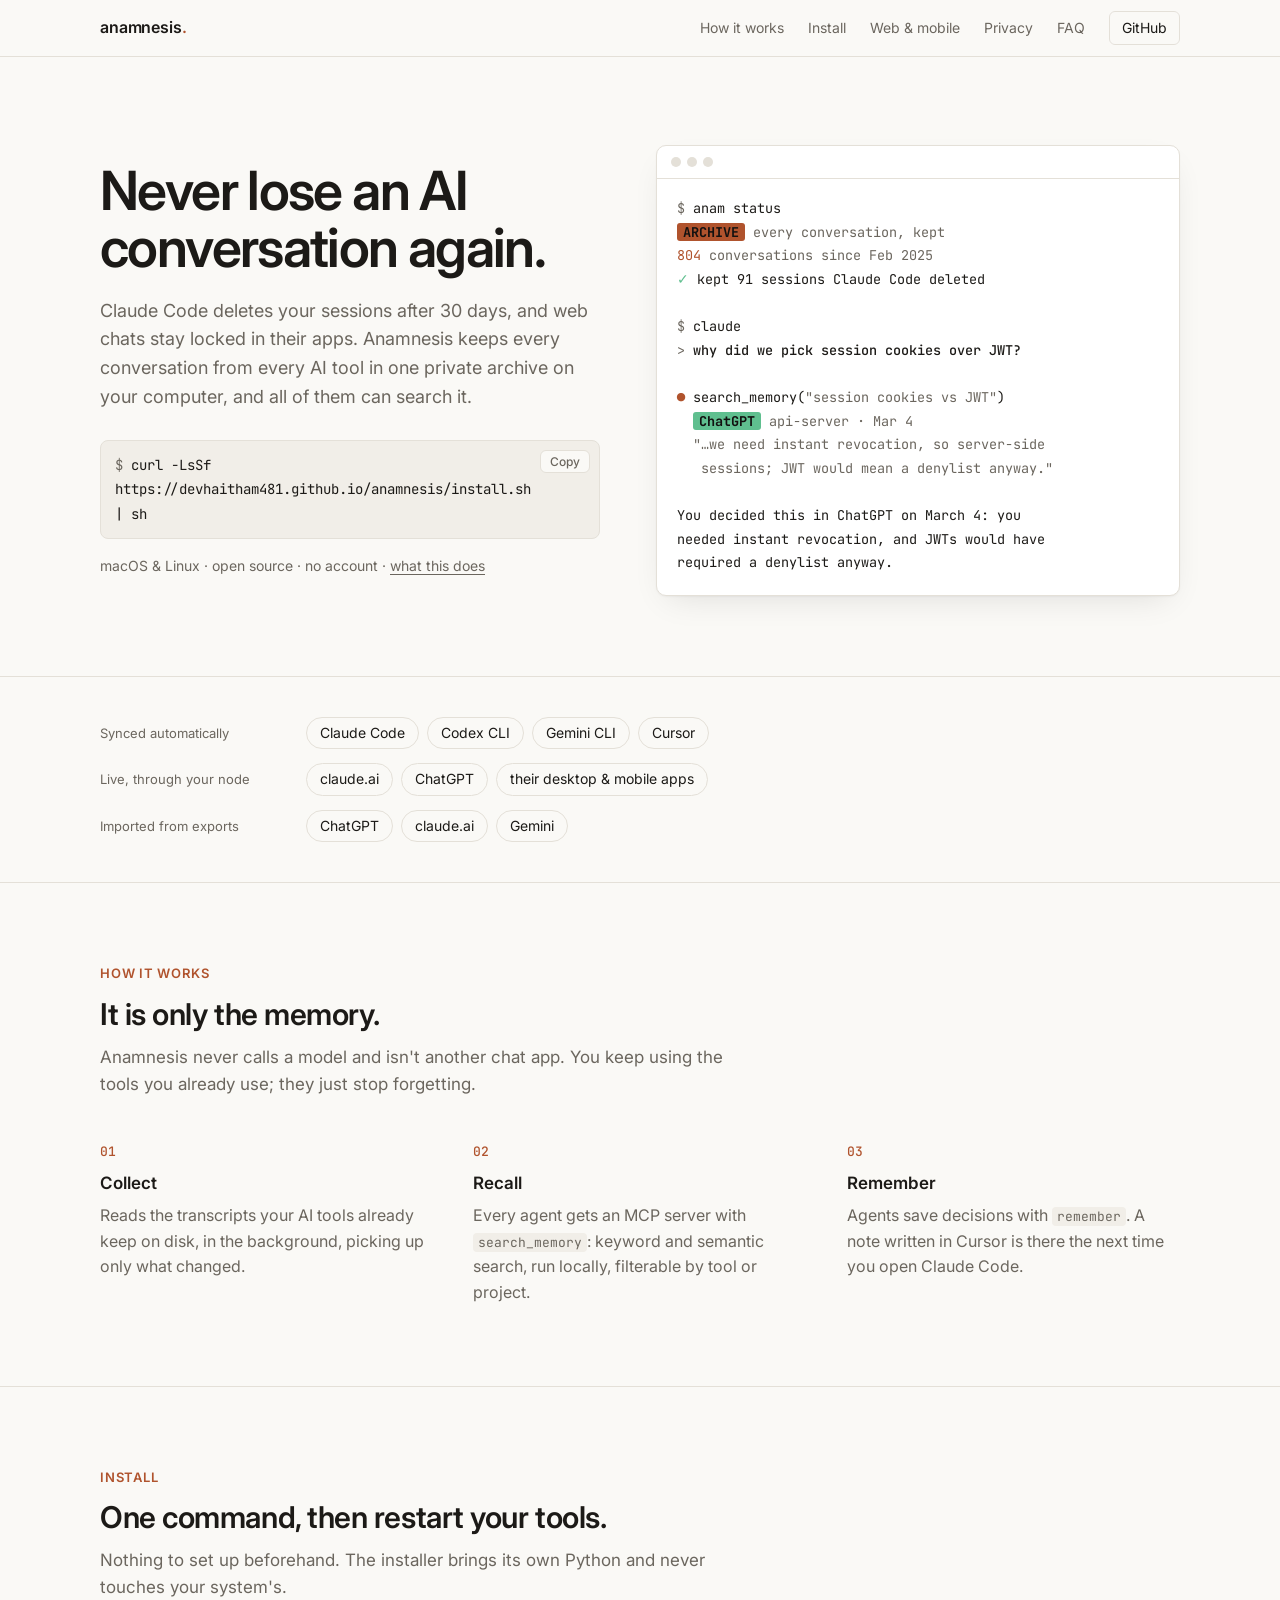
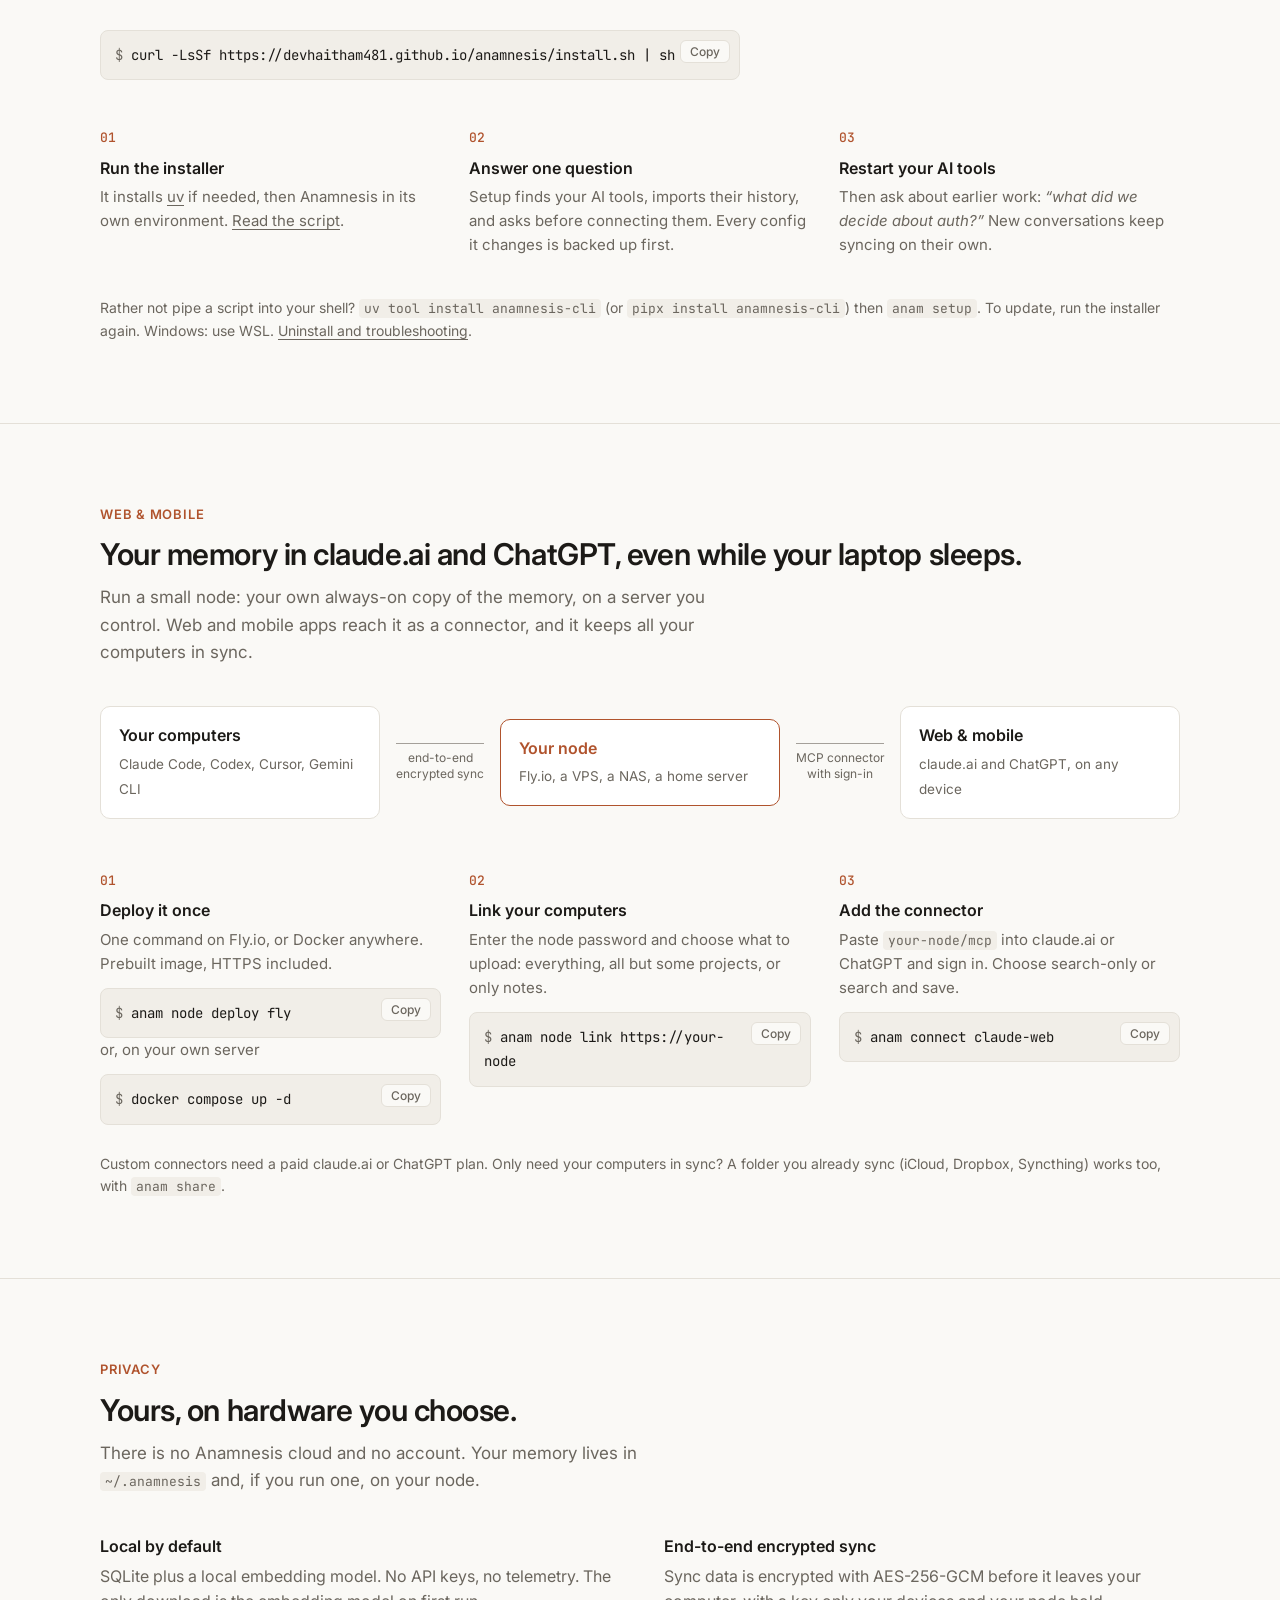
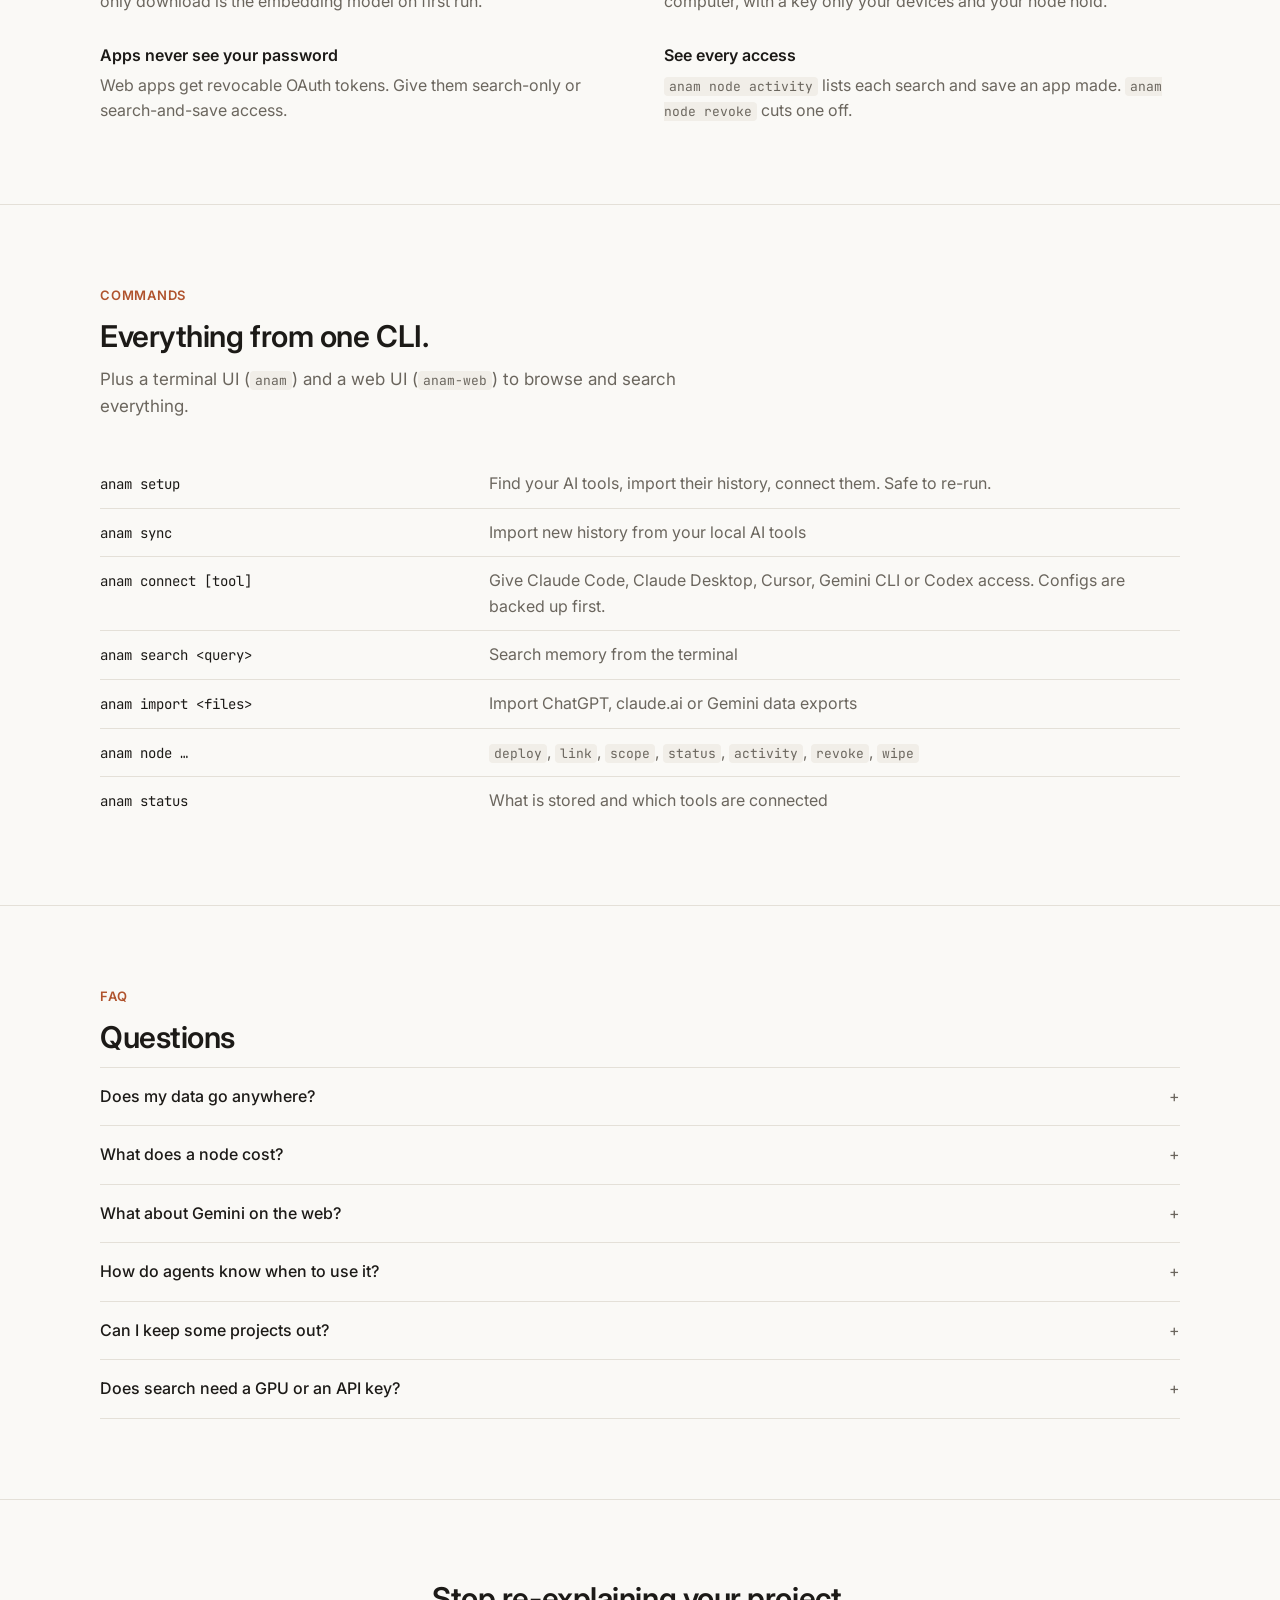
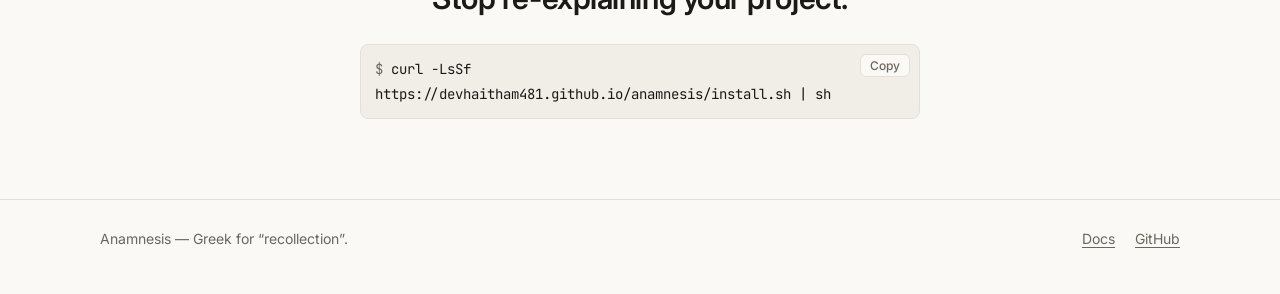
<file: site/index.html>
<!doctype html>
<html lang="en">
<head>
<meta charset="utf-8">
<meta name="viewport" content="width=device-width, initial-scale=1">
<title>Anamnesis — never lose an AI conversation again</title>
<meta name="description" content="A permanent, private archive of every conversation with Claude Code, Codex, Cursor, Gemini CLI, claude.ai and ChatGPT, searchable by all of them. Open source, local, no account.">
<meta property="og:title" content="Anamnesis — one memory for all your AI tools">
<meta property="og:description" content="Every conversation with every AI tool, kept on your computer and searchable by all of them.">
<link rel="canonical" href="https://devhaitham481.github.io/anamnesis/">
<meta property="og:url" content="https://devhaitham481.github.io/anamnesis/">
<meta name="theme-color" content="#faf9f6">
<link rel="icon" href="data:image/svg+xml,%3Csvg xmlns='http://www.w3.org/2000/svg' viewBox='0 0 32 32'%3E%3Crect width='32' height='32' rx='7' fill='%23b0532d'/%3E%3Ccircle cx='16' cy='16' r='5' fill='%23faf9f6'/%3E%3C/svg%3E">
<link rel="preconnect" href="https://fonts.googleapis.com">
<link rel="preconnect" href="https://fonts.gstatic.com" crossorigin>
<link href="https://fonts.googleapis.com/css2?family=Inter:wght@400;500;600&family=JetBrains+Mono:wght@400;500&display=swap" rel="stylesheet">
<style>
  :root {
    --bg: #faf9f6; --fg: #1c1a17; --muted: #6b665e; --line: #e4e0d8;
    --accent: #b0532d; --code-bg: #f1eee8; --card: #ffffff; --gutter: 24px;
    --sans: "Inter", system-ui, -apple-system, sans-serif;
    --mono: "JetBrains Mono", ui-monospace, Menlo, monospace;
  }
  @media (prefers-color-scheme: dark) {
    :root { --bg: #141311; --fg: #ece8e1; --muted: #9a948a; --line: #2a2825;
      --accent: #e07a4f; --code-bg: #1d1b19; --card: #1a1917; }
  }
  * { box-sizing: border-box; }
  html { -webkit-text-size-adjust: 100%; scroll-behavior: smooth; }
  body { margin: 0; background: var(--bg); color: var(--fg); font: 16px/1.6 var(--sans);
    -webkit-font-smoothing: antialiased; }
  a { color: inherit; text-underline-offset: 3px; }
  code, pre { font-family: var(--mono); font-size: 14px; }
  p code, li code, td code, summary code { background: var(--code-bg); padding: 1px 5px; border-radius: 4px; font-size: 13px; overflow-wrap: anywhere; }

  .wrap { width: min(1080px, 100% - 2 * var(--gutter)); margin: 0 auto; }

  /* header */
  header { position: sticky; top: 0; z-index: 10; background: color-mix(in srgb, var(--bg) 88%, transparent);
    backdrop-filter: blur(8px); border-bottom: 1px solid var(--line); }
  header .wrap { display: flex; align-items: center; justify-content: space-between; height: 56px; }
  .logo { font-weight: 600; text-decoration: none; letter-spacing: -0.01em; }
  .logo span { color: var(--accent); }
  header nav { display: flex; align-items: center; gap: 24px; font-size: 14px; color: var(--muted); }
  header nav a { text-decoration: none; }
  header nav a:hover { color: var(--fg); }
  header nav .gh { color: var(--fg); border: 1px solid var(--line); border-radius: 6px; padding: 5px 12px; }
  header nav .gh:hover { border-color: var(--muted); }

  section { border-bottom: 1px solid var(--line); padding: 80px 0; }
  h2 { font-size: clamp(24px, 3vw, 30px); line-height: 1.2; letter-spacing: -0.015em; font-weight: 600; margin: 0 0 12px; }
  .kicker { font-size: 13px; font-weight: 600; letter-spacing: 0.06em; text-transform: uppercase; color: var(--accent); margin: 0 0 12px; }
  .intro { color: var(--muted); font-size: 17px; max-width: 38em; margin: 0 0 40px; }

  /* hero */
  .hero { padding: 88px 0 80px; }
  .hero .wrap { display: grid; grid-template-columns: minmax(0, 1fr) minmax(0, 1.05fr); gap: 56px; align-items: center; }
  h1 { font-size: clamp(36px, 5vw, 54px); line-height: 1.05; letter-spacing: -0.03em; font-weight: 600; margin: 0 0 20px; }
  .lede { font-size: 18px; color: var(--muted); margin: 0 0 28px; max-width: 32em; }
  .meta { margin: 16px 0 0; font-size: 14px; color: var(--muted); }

  /* command blocks */
  .cmd { position: relative; background: var(--code-bg); border: 1px solid var(--line); border-radius: 8px;
    padding: 12px 64px 12px 14px; }
  .cmd pre { margin: 0; overflow-x: auto; line-height: 1.75; }
  .cmd .l { display: block; white-space: pre-wrap; overflow-wrap: anywhere; }
  .cmd .l::before { content: "$ "; color: var(--muted); user-select: none; }
  .cmd .c { display: block; white-space: pre; color: var(--muted); }
  .copy { position: absolute; top: 9px; right: 9px; font: 500 12px var(--sans); color: var(--muted);
    background: var(--bg); border: 1px solid var(--line); border-radius: 6px; padding: 3px 9px; cursor: pointer; }
  .copy:hover { color: var(--fg); border-color: var(--muted); }

  /* terminal demo */
  .term { background: var(--card); border: 1px solid var(--line); border-radius: 10px; overflow: hidden;
    box-shadow: 0 1px 2px rgb(0 0 0 / 4%), 0 12px 32px -12px rgb(0 0 0 / 12%); }
  .term .bar { display: flex; gap: 6px; padding: 11px 14px; border-bottom: 1px solid var(--line); }
  .term .bar i { width: 10px; height: 10px; border-radius: 50%; background: var(--line); }
  .term pre { margin: 0; padding: 18px 20px 20px; line-height: 1.75; overflow-x: auto; font-size: 13.5px; }
  .term .p { color: var(--muted); }
  .term .a { color: var(--accent); }
  .term .d { color: var(--muted); }
  .term .q { font-weight: 500; }
  .term .pill { background: var(--accent); color: #121110; font-weight: 700; padding: 0 .45em; border-radius: 3px; }
  .term .pill.g { background: #5fbf8f; }
  .term .ok { color: #5fbf8f; }

  /* sources */
  .sources { padding: 40px 0; }
  .src-rows { display: grid; gap: 14px; }
  .src-row { display: grid; grid-template-columns: 190px minmax(0, 1fr); gap: 16px; align-items: baseline; }
  .src-row > span { font-size: 13px; color: var(--muted); }
  .pills { display: flex; flex-wrap: wrap; gap: 8px; margin: 0; padding: 0; list-style: none; }
  .pills li { border: 1px solid var(--line); border-radius: 999px; padding: 4px 13px; font-size: 14px; }

  /* steps */
  .grid3 { display: grid; grid-template-columns: repeat(3, minmax(0, 1fr)); gap: 40px; }
  .num { font: 500 13px var(--mono); color: var(--accent); }
  .grid3 h3 { font-size: 17px; font-weight: 600; margin: 6px 0 6px; }
  .grid3 p { margin: 0; color: var(--muted); }

  /* node diagram */
  .flow { display: grid; grid-template-columns: minmax(0, 1fr) auto minmax(0, 1fr) auto minmax(0, 1fr);
    align-items: center; gap: 12px; margin: 0 0 48px; }
  .box { border: 1px solid var(--line); background: var(--card); border-radius: 10px; padding: 16px 18px; }
  .box b { display: block; font-weight: 600; margin-bottom: 2px; }
  .box small { color: var(--muted); font-size: 13.5px; }
  .box.mid { border-color: var(--accent); }
  .box.mid b { color: var(--accent); }
  .link { text-align: center; font-size: 12px; color: var(--muted); line-height: 1.3; min-width: 96px; }
  .link::before { content: ""; display: block; height: 1px; background: var(--muted); margin: 0 4px 6px; opacity: 0.6; }

  .steps { display: grid; grid-template-columns: repeat(3, minmax(0, 1fr)); gap: 28px; }
  .steps h3 { font-size: 16px; font-weight: 600; margin: 6px 0 4px; }
  .steps p { margin: 0 0 12px; color: var(--muted); font-size: 15px; }
  .steps .cmd + .cmd { margin-top: 8px; }
  .cmd.wide { max-width: 640px; margin: -12px 0 44px; }
  .or { font-size: 13px; color: var(--muted); margin: 8px 0; }
  .fine { margin: 28px 0 0; font-size: 14px; color: var(--muted); }

  /* privacy */
  .grid2 { display: grid; grid-template-columns: repeat(2, minmax(0, 1fr)); gap: 28px 48px; }
  .grid2 h3 { font-size: 16px; font-weight: 600; margin: 0 0 4px; }
  .grid2 p { margin: 0; color: var(--muted); }

  /* commands */
  table { width: 100%; border-collapse: collapse; }
  td { padding: 11px 0; border-top: 1px solid var(--line); vertical-align: top; }
  tr:first-child td { border-top: 0; }
  td:first-child { width: 36%; padding-right: 24px; white-space: nowrap; }
  td:first-child code { background: none; padding: 0; font-size: 14px; }
  td:last-child { color: var(--muted); }

  /* faq */
  details { border-top: 1px solid var(--line); padding: 16px 0; }
  details:last-child { border-bottom: 1px solid var(--line); }
  summary { cursor: pointer; font-weight: 500; list-style: none; display: flex; justify-content: space-between; gap: 16px; }
  summary::-webkit-details-marker { display: none; }
  summary::after { content: "+"; color: var(--muted); font-weight: 400; }
  details[open] summary::after { content: "–"; }
  details p { margin: 10px 0 0; color: var(--muted); max-width: 46em; }

  /* closing */
  .cta { text-align: center; border-bottom: 0; }
  .cta .cmd { max-width: 560px; margin: 28px auto 0; text-align: left; }

  footer { border-top: 1px solid var(--line); padding: 28px 0 44px; font-size: 14px; color: var(--muted); }
  footer .wrap { display: flex; justify-content: space-between; gap: 16px; flex-wrap: wrap; }
  footer nav { display: flex; gap: 20px; }

  @media (max-width: 900px) {
    .hero .wrap { grid-template-columns: minmax(0, 1fr); gap: 40px; }
    .grid3, .steps { grid-template-columns: minmax(0, 1fr); gap: 32px; }
    .flow { grid-template-columns: minmax(0, 1fr); gap: 8px; }
    .link { min-width: 0; display: flex; align-items: center; gap: 10px; justify-content: center; padding: 4px 0; }
    .link::before { width: 1px; height: 18px; margin: 0; }
    section { padding: 64px 0; }
  }
  @media (max-width: 600px) {
    :root { --gutter: 16px; }
    header nav a:not(.gh) { display: none; }
    .hero { padding: 56px 0; }
    .lede { font-size: 17px; }
    .term pre { padding: 14px; font-size: 12px; }
    .src-row { grid-template-columns: minmax(0, 1fr); gap: 8px; }
    .grid2 { grid-template-columns: minmax(0, 1fr); }
    table, tbody, tr, td { display: block; width: 100% !important; }
    td { padding: 0; border: 0 !important; white-space: normal !important; }
    tr { padding: 11px 0; border-top: 1px solid var(--line); }
    tr:first-child { border-top: 0; }
  }
</style>
</head>
<body>

<header>
  <div class="wrap">
    <a class="logo" href="#">anamnesis<span>.</span></a>
    <nav>
      <a href="#how">How it works</a>
      <a href="#install">Install</a>
      <a href="#node">Web &amp; mobile</a>
      <a href="#privacy">Privacy</a>
      <a href="#faq">FAQ</a>
      <a class="gh" href="https://github.com/devHaitham481/anamnesis">GitHub</a>
    </nav>
  </div>
</header>

<main>
  <section class="hero">
    <div class="wrap">
      <div>
        <h1>Never lose an AI conversation again.</h1>
        <p class="lede">Claude Code deletes your sessions after 30 days, and web chats stay locked in their apps. Anamnesis keeps every conversation from every AI tool in one private archive on your computer, and all of them can search it.</p>
        <div class="cmd">
          <pre><code><span class="l">curl -LsSf https://devhaitham481.github.io/anamnesis/install.sh | sh</span></code></pre>
          <button class="copy">Copy</button>
        </div>
        <p class="meta">macOS &amp; Linux · open source · no account · <a href="#install">what this does</a></p>
      </div>
      <div class="term" aria-label="Example: Claude Code recalling a decision made in ChatGPT">
        <div class="bar"><i></i><i></i><i></i></div>
<pre><span class="p">$</span> anam status
<span class="pill">ARCHIVE</span> <span class="d">every conversation, kept</span>
<span class="a">804</span> <span class="d">conversations since Feb 2025</span>
<span class="ok">✓</span> kept 91 sessions Claude Code deleted

<span class="p">$</span> claude
<span class="p">&gt;</span> <span class="q">why did we pick session cookies over JWT?</span>

<span class="a">●</span> search_memory(<span class="d">"session cookies vs JWT"</span>)
  <span class="pill g">ChatGPT</span> <span class="d">api-server · Mar 4</span>
  <span class="d">"…we need instant revocation, so server-side</span>
  <span class="d"> sessions; JWT would mean a denylist anyway."</span>

You decided this in ChatGPT on March 4: you
needed instant revocation, and JWTs would have
required a denylist anyway.</pre>
      </div>
    </div>
  </section>

  <section class="sources" aria-label="Supported tools">
    <div class="wrap src-rows">
      <div class="src-row">
        <span>Synced automatically</span>
        <ul class="pills"><li>Claude Code</li><li>Codex CLI</li><li>Gemini CLI</li><li>Cursor</li></ul>
      </div>
      <div class="src-row">
        <span>Live, through your node</span>
        <ul class="pills"><li>claude.ai</li><li>ChatGPT</li><li>their desktop &amp; mobile apps</li></ul>
      </div>
      <div class="src-row">
        <span>Imported from exports</span>
        <ul class="pills"><li>ChatGPT</li><li>claude.ai</li><li>Gemini</li></ul>
      </div>
    </div>
  </section>

  <section id="how">
    <div class="wrap">
      <p class="kicker">How it works</p>
      <h2>It is only the memory.</h2>
      <p class="intro">Anamnesis never calls a model and isn't another chat app. You keep using the tools you already use; they just stop forgetting.</p>
      <div class="grid3">
        <div>
          <span class="num">01</span>
          <h3>Collect</h3>
          <p>Reads the transcripts your AI tools already keep on disk, in the background, picking up only what changed.</p>
        </div>
        <div>
          <span class="num">02</span>
          <h3>Recall</h3>
          <p>Every agent gets an MCP server with <code>search_memory</code>: keyword and semantic search, run locally, filterable by tool or project.</p>
        </div>
        <div>
          <span class="num">03</span>
          <h3>Remember</h3>
          <p>Agents save decisions with <code>remember</code>. A note written in Cursor is there the next time you open Claude Code.</p>
        </div>
      </div>
    </div>
  </section>

  <section id="install">
    <div class="wrap">
      <p class="kicker">Install</p>
      <h2>One command, then restart your tools.</h2>
      <p class="intro">Nothing to set up beforehand. The installer brings its own Python and never touches your system's.</p>
      <div class="cmd wide"><pre><code><span class="l">curl -LsSf https://devhaitham481.github.io/anamnesis/install.sh | sh</span></code></pre><button class="copy">Copy</button></div>
      <div class="steps">
        <div>
          <span class="num">01</span>
          <h3>Run the installer</h3>
          <p>It installs <a href="https://docs.astral.sh/uv/">uv</a> if needed, then Anamnesis in its own environment. <a href="install.sh">Read the script</a>.</p>
        </div>
        <div>
          <span class="num">02</span>
          <h3>Answer one question</h3>
          <p>Setup finds your AI tools, imports their history, and asks before connecting them. Every config it changes is backed up first.</p>
        </div>
        <div>
          <span class="num">03</span>
          <h3>Restart your AI tools</h3>
          <p>Then ask about earlier work: <em>“what did we decide about auth?”</em> New conversations keep syncing on their own.</p>
        </div>
      </div>
      <p class="fine">Rather not pipe a script into your shell? <code>uv tool install anamnesis-cli</code> (or <code>pipx install anamnesis-cli</code>) then <code>anam setup</code>. To update, run the installer again. Windows: use WSL. <a href="https://github.com/devHaitham481/anamnesis#install">Uninstall and troubleshooting</a>.</p>
    </div>
  </section>

  <section id="node">
    <div class="wrap">
      <p class="kicker">Web &amp; mobile</p>
      <h2>Your memory in claude.ai and ChatGPT, even while your laptop sleeps.</h2>
      <p class="intro">Run a small node: your own always-on copy of the memory, on a server you control. Web and mobile apps reach it as a connector, and it keeps all your computers in sync.</p>

      <div class="flow" aria-label="Your computers sync to your node; claude.ai and ChatGPT connect to it">
        <div class="box"><b>Your computers</b><small>Claude Code, Codex, Cursor, Gemini CLI</small></div>
        <div class="link">end-to-end<br>encrypted sync</div>
        <div class="box mid"><b>Your node</b><small>Fly.io, a VPS, a NAS, a home server</small></div>
        <div class="link">MCP connector<br>with sign-in</div>
        <div class="box"><b>Web &amp; mobile</b><small>claude.ai and ChatGPT, on any device</small></div>
      </div>

      <div class="steps">
        <div>
          <span class="num">01</span>
          <h3>Deploy it once</h3>
          <p>One command on Fly.io, or Docker anywhere. Prebuilt image, HTTPS included.</p>
          <div class="cmd"><pre><code><span class="l">anam node deploy fly</span></code></pre><button class="copy">Copy</button></div>
          <p class="or">or, on your own server</p>
          <div class="cmd"><pre><code><span class="l">docker compose up -d</span></code></pre><button class="copy">Copy</button></div>
        </div>
        <div>
          <span class="num">02</span>
          <h3>Link your computers</h3>
          <p>Enter the node password and choose what to upload: everything, all but some projects, or only notes.</p>
          <div class="cmd"><pre><code><span class="l">anam node link https://your-node</span></code></pre><button class="copy">Copy</button></div>
        </div>
        <div>
          <span class="num">03</span>
          <h3>Add the connector</h3>
          <p>Paste <code>your-node/mcp</code> into claude.ai or ChatGPT and sign in. Choose search-only or search and save.</p>
          <div class="cmd"><pre><code><span class="l">anam connect claude-web</span></code></pre><button class="copy">Copy</button></div>
        </div>
      </div>
      <p class="fine">Custom connectors need a paid claude.ai or ChatGPT plan. Only need your computers in sync? A folder you already sync (iCloud, Dropbox, Syncthing) works too, with <code>anam share</code>.</p>
    </div>
  </section>

  <section id="privacy">
    <div class="wrap">
      <p class="kicker">Privacy</p>
      <h2>Yours, on hardware you choose.</h2>
      <p class="intro">There is no Anamnesis cloud and no account. Your memory lives in <code>~/.anamnesis</code> and, if you run one, on your node.</p>
      <div class="grid2">
        <div><h3>Local by default</h3><p>SQLite plus a local embedding model. No API keys, no telemetry. The only download is the embedding model on first run.</p></div>
        <div><h3>End-to-end encrypted sync</h3><p>Sync data is encrypted with AES-256-GCM before it leaves your computer, with a key only your devices and your node hold.</p></div>
        <div><h3>Apps never see your password</h3><p>Web apps get revocable OAuth tokens. Give them search-only or search-and-save access.</p></div>
        <div><h3>See every access</h3><p><code>anam node activity</code> lists each search and save an app made. <code>anam node revoke</code> cuts one off.</p></div>
      </div>
    </div>
  </section>

  <section id="commands">
    <div class="wrap">
      <p class="kicker">Commands</p>
      <h2>Everything from one CLI.</h2>
      <p class="intro">Plus a terminal UI (<code>anam</code>) and a web UI (<code>anam-web</code>) to browse and search everything.</p>
      <table>
        <tr><td><code>anam setup</code></td><td>Find your AI tools, import their history, connect them. Safe to re-run.</td></tr>
        <tr><td><code>anam sync</code></td><td>Import new history from your local AI tools</td></tr>
        <tr><td><code>anam connect [tool]</code></td><td>Give Claude Code, Claude Desktop, Cursor, Gemini CLI or Codex access. Configs are backed up first.</td></tr>
        <tr><td><code>anam search &lt;query&gt;</code></td><td>Search memory from the terminal</td></tr>
        <tr><td><code>anam import &lt;files&gt;</code></td><td>Import ChatGPT, claude.ai or Gemini data exports</td></tr>
        <tr><td><code>anam node …</code></td><td><code>deploy</code>, <code>link</code>, <code>scope</code>, <code>status</code>, <code>activity</code>, <code>revoke</code>, <code>wipe</code></td></tr>
        <tr><td><code>anam status</code></td><td>What is stored and which tools are connected</td></tr>
      </table>
    </div>
  </section>

  <section id="faq">
    <div class="wrap">
      <p class="kicker">FAQ</p>
      <h2>Questions</h2>
      <details>
        <summary>Does my data go anywhere?</summary>
        <p>Not unless you set up sync. Without a node, everything stays on your machine. With a node, it goes to your own server, encrypted in transit. The node must read your memory to search it, which is why it runs on hardware you control.</p>
      </details>
      <details>
        <summary>What does a node cost?</summary>
        <p>About one small machine. On Fly.io the default is 1 shared CPU, 1 GB of memory and a 1 GB volume; it stops when idle and wakes on the next request. A VPS or home server you already have costs nothing extra.</p>
      </details>
      <details>
        <summary>What about Gemini on the web?</summary>
        <p>Gemini doesn't support custom connectors yet, so it can't read the memory live. You can still import its history from Google Takeout with <code>anam import</code>.</p>
      </details>
      <details>
        <summary>How do agents know when to use it?</summary>
        <p>The MCP server describes its tools to them. Refer to earlier work ("what did we decide about auth?") and they search. They can also save decisions with <code>remember</code>, or you can ask them to.</p>
      </details>
      <details>
        <summary>Can I keep some projects out?</summary>
        <p>Yes. Each computer chooses what it uploads to the node: everything, everything except listed project folders, or only saved notes. Change it any time with <code>anam node scope</code>.</p>
      </details>
      <details>
        <summary>Does search need a GPU or an API key?</summary>
        <p>No. Semantic search uses a small embedding model (bge-small) that runs on the CPU. Keyword search works immediately while embeddings are built.</p>
      </details>
    </div>
  </section>

  <section class="cta">
    <div class="wrap">
      <h2>Stop re-explaining your project.</h2>
      <div class="cmd">
        <pre><code><span class="l">curl -LsSf https://devhaitham481.github.io/anamnesis/install.sh | sh</span></code></pre>
        <button class="copy">Copy</button>
      </div>
    </div>
  </section>
</main>

<footer>
  <div class="wrap">
    <span>Anamnesis — Greek for “recollection”.</span>
    <nav>
      <a href="https://github.com/devHaitham481/anamnesis#readme">Docs</a>
      <a href="https://github.com/devHaitham481/anamnesis">GitHub</a>
    </nav>
  </div>
</footer>

<script>
  document.querySelectorAll(".copy").forEach((b) => {
    b.addEventListener("click", async () => {
      const lines = [...b.parentElement.querySelectorAll(".l")].map((l) => l.textContent);
      try { await navigator.clipboard.writeText(lines.join("\n")); b.textContent = "Copied"; }
      catch { b.textContent = "Failed"; }
      setTimeout(() => (b.textContent = "Copy"), 1500);
    });
  });
</script>
</body>
</html>
</file>
